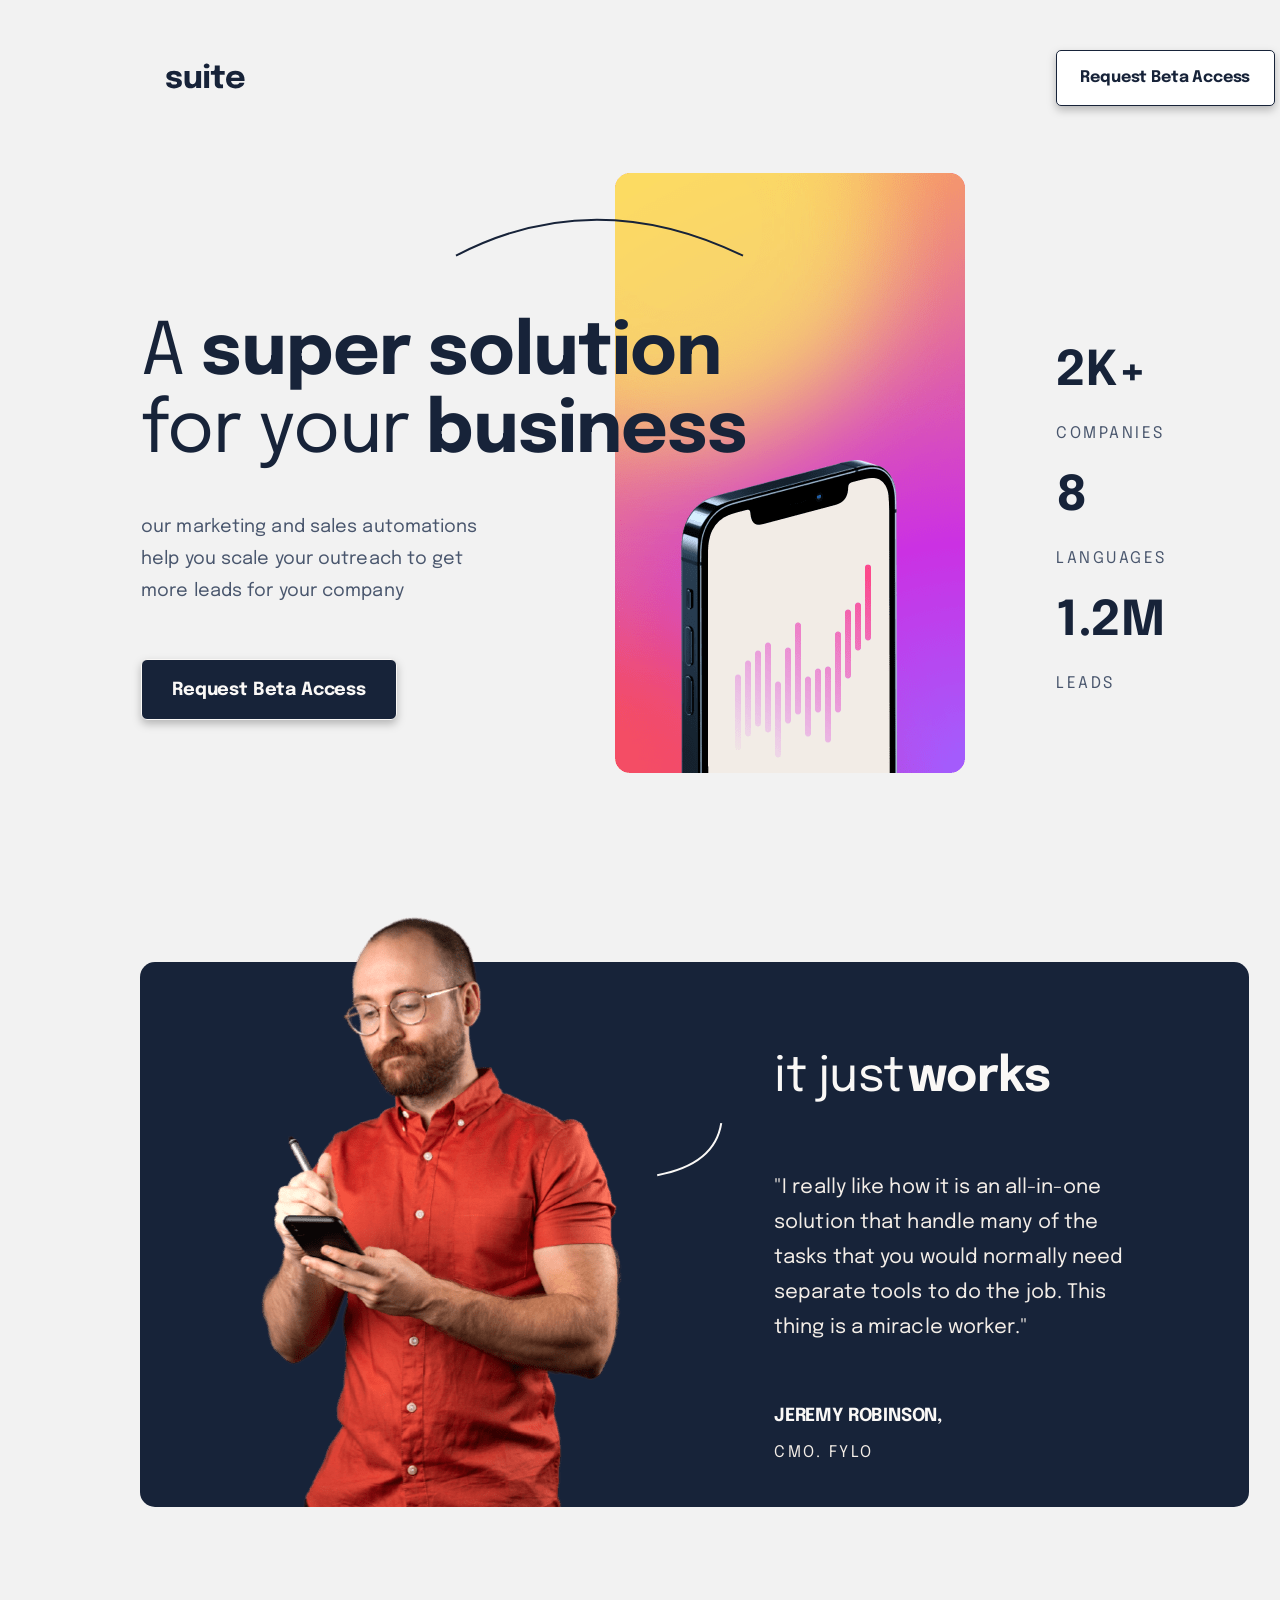
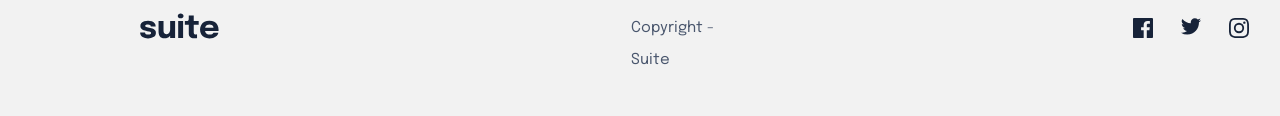
<file: index.html>
<!DOCTYPE html>
<html lang="en">
<head>
    <meta charset="UTF-8">
    <meta http-equiv="X-UA-Compatible" content="IE=edge">
    <meta name="viewport" content="width=device-width, initial-scale=1.0">
    <title>Suite Landing Page</title><link rel="stylesheet" href="styles.css">
</head>
<body>
    <div class="container">
        <header>
            <div class="logo">
                <img src="assets/logo.svg" alt="Suitelogo">
            </div>
            <button class="button1">Request Beta Access</button>
        </header>
        <main>
            <div class="secondcontainer">
                <img class="concaveline" src="assets/pattern-curved-line-1.svg" alt="concaveline">
                <div class="textbox"><span> A </span>
                    <strong>super solution </strong>
                <span> for your </span> <strong>business</strong>
            <p class="textbody">our marketing and sales automations 
                help you scale your outreach to get more 
                leads for your company</p>
                <div><button class="button2">Request Beta Access</button></div>
            </div>
            </div>
            <div class="imghero">
                <img src="assets/image-hero-portrait.png" alt="imagehero">
            </div>
            <div class="indicators"><h1 class="figure">2K+
            </h1><p class="figure-text">COMPANIES</p>
            <h1 class="figure">8</h1>
            <p class="figure-text">LANGUAGES</p>
            <h1 class="figure">1.2M</h1>
            <p class="figure-text">LEADS</p>
        </div>
        <section>
            <div class="thirdcontainer">
                <div class="messagebox">
                    <div class="image-jeremy">
                        <img src="assets/image-jeremy-large.png" alt="image-jeremy">
                    </div>
                    <div class="convexline">
                        <img src="assets/pattern-curved-line-2.svg" alt="">
                    </div>
                    <div class="message">
                        <div id="titlecomment"class="top-comment"><span class="top-comment1">it just</span>  
                            <strong class="top-comment2">works</strong>
                        </div>
                        <div class="middle-comment"><p>"I really like how it is an all-in-one 
                            solution that handle many of the tasks that you would normally need
                             separate tools to do the job. 
                             This thing is a miracle worker."</p>
                            </div>
                            <div class="name"><p><h5>jeremy robinson,</h5>
                            </p></div>
                            <div class="jobtitle">CMO. FYLO</div>
                    </div>
                </div>
            </div>
        </section>

        </main>
        <footer class="footerContainer">
            <section class="footer">
                <div class="footer-logo">
                <img src="assets/logo.svg" alt="suitelogo">
            </div>
            <div id="copyright">Copyright - Suite
            </div>
            <ul>
                <li class="facebook"><img src="assets/icon-facebook.svg" alt="facebook-icon"></li>
                <li class="twitter"><img src="assets/icon-twitter.svg" alt="twitter-icon"></li>
                <li class="instagram"><img src="assets/icon-instagram.svg" alt=""></li>
            </ul></section>
        </footer>
</body>
</html>
</file>
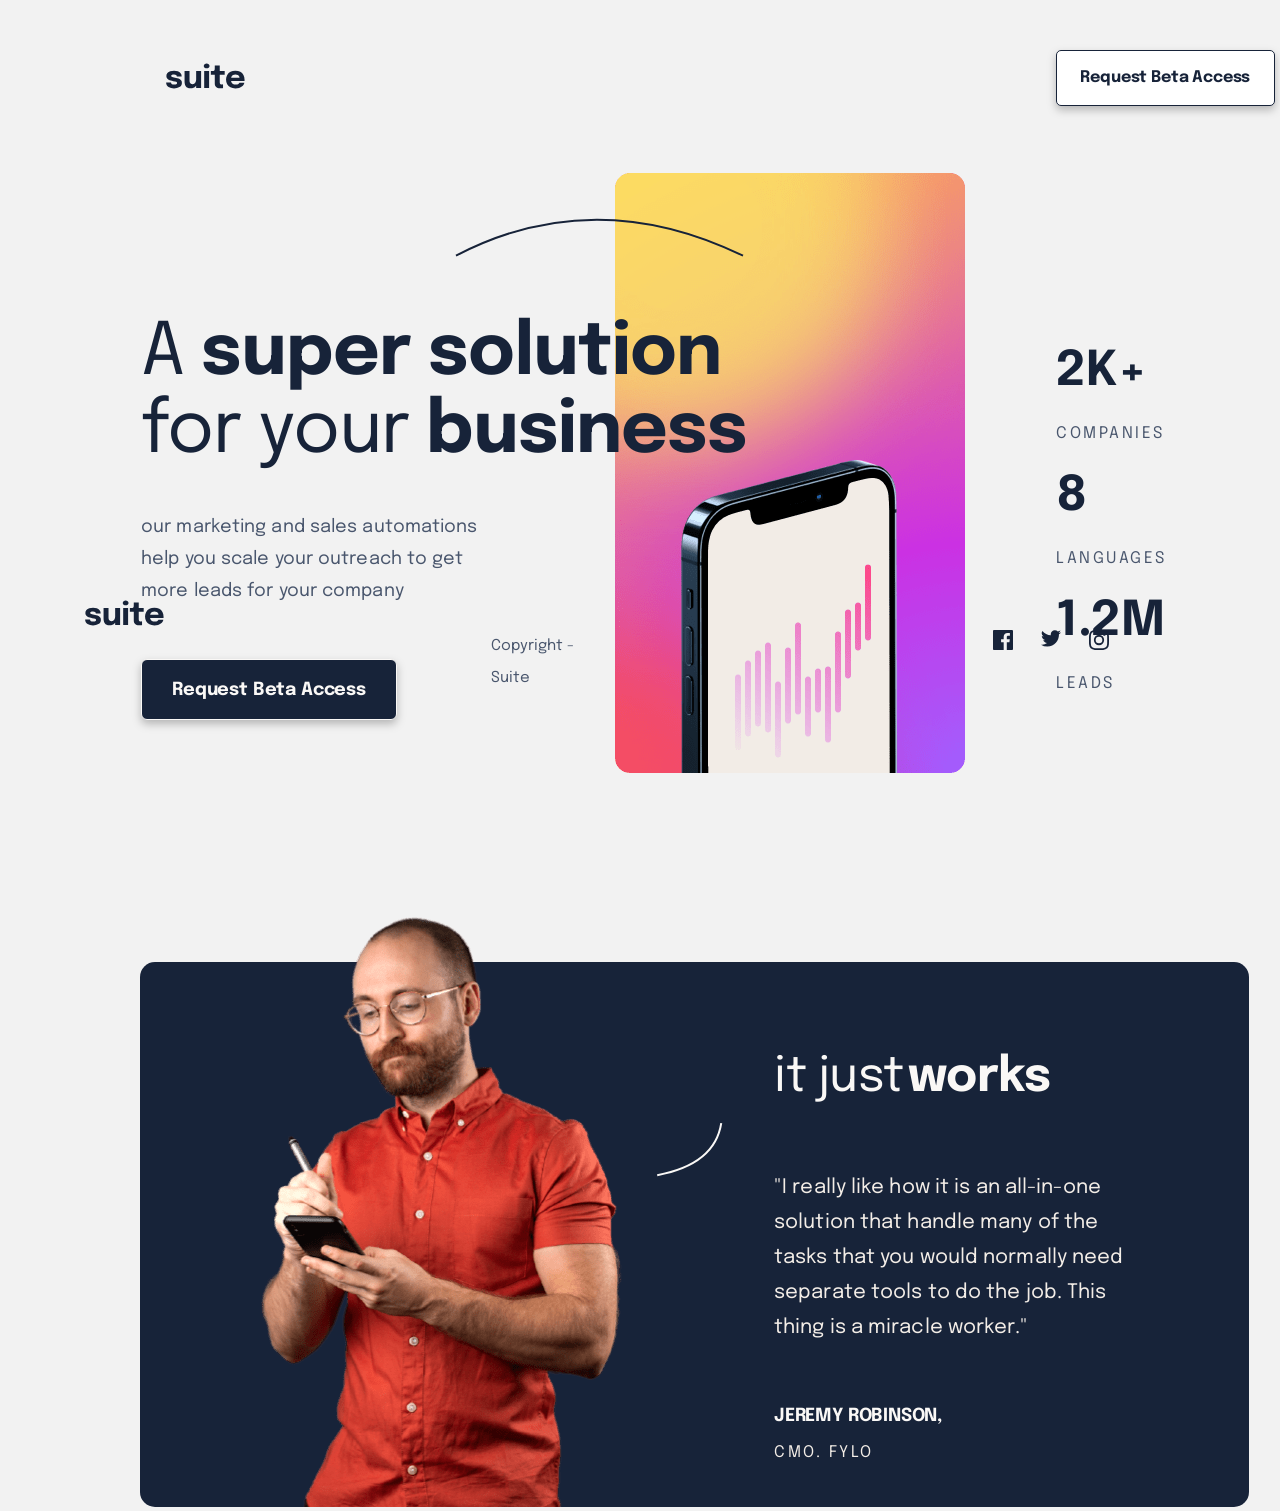
<file: Pagelanding.html>
<!DOCTYPE html>
<html lang="en">
<head>
    <meta charset="UTF-8">
    <meta http-equiv="X-UA-Compatible" content="IE=edge">
    <meta name="viewport" content="width=device-width, initial-scale=1.0">
    <title>Suite Landing Page</title><link rel="stylesheet" href="styles.css">
</head>
<body>
    <div class="container">
        <header>
            <div class="logo">
                <img src="assets/logo.svg" alt="Suitelogo">
            </div>
            <button class="button1">Request Beta Access</button>
        </header>
        <main>
            <div class="secondcontainer">
                <img class="concaveline" src="assets/pattern-curved-line-1.svg" alt="concaveline">
                <div class="textbox"><span> A </span>
                    <strong>super solution </strong>
                <span> for your </span> <strong>business</strong>
            <p class="textbody">our marketing and sales automations 
                help you scale your outreach to get more 
                leads for your company</p>
                <div><button class="button2">Request Beta Access</button></div>
            </div>
            </div>
            <div class="imghero">
                <img src="assets/image-hero-portrait.png" alt="imagehero">
            </div>
            <div class="indicators"><h1 class="figure">2K+
            </h1><p class="figure-text">COMPANIES</p>
            <h1 class="figure">8</h1>
            <p class="figure-text">LANGUAGES</p>
            <h1 class="figure">1.2M</h1>
            <p class="figure-text">LEADS</p>
        </div>
        <section>
            <div class="thirdcontainer">
                <div class="messagebox">
                    <div class="image-jeremy">
                        <img src="assets/image-jeremy-large.png" alt="image-jeremy">
                    </div>
                    <div class="convexline">
                        <img src="assets/pattern-curved-line-2.svg" alt="">
                    </div>
                    <div class="message">
                        <div class="top-comment"><span class="top-comment1">it just</span>  
                            <strong class="top-comment2">works</strong>
                        </div>
                        <div class="middle-comment"><p>"I really like how it is an all-in-one 
                            solution that handle many of the tasks that you would normally need
                             separate tools to do the job. 
                             This thing is a miracle worker."</p>
                            </div>
                            <div class="name"><p><h5>jeremy robinson,</h5>
                            </p></div>
                            <div class="jobtitle">CMO. FYLO</div>
                    </div>
                </div>
            </div>
        </section>

        </main>
        <footer>
            <div class="footer-logo">
                <img src="assets/logo.svg" alt="suitelogo">
            </div>
            <div id="copyright">Copyright - Suite
            </div>
            <ul>
                <li class="facebook"><img src="assets/icon-facebook.svg" alt="facebook-icon"></li>
                <li class="twitter"><img src="assets/icon-twitter.svg" alt="twitter-icon"></li>
                <li class="instagram"><img src="assets/icon-instagram.svg" alt=""></li>
            </ul>
        </footer>
</body>
</html>
</file>
<file: styles.css>
@import url('https://fonts.googleapis.com/css2?family=Epilogue:wght@400;700&family=Fraunces:opsz@9..144&display=swap');

*{
    box-sizing: border-box;
    margin: 0px;
    padding: 0px;
}
body{
    display: grid;
    place-items: center;
    font-family: Epilogue;
    background-color: #f2f2f2;
    position: relative;
}
header{
    display: flex;
    justify-content: space-between;
    align-items: center;
    position: absolute;
    width: 1108.85px;
    height: 56px;
    left: 166px;
    top: 50px;
}
button{
    border: 1px solid black;
    width: 219px;
    height: 56px;
    filter:  drop-shadow(0px 4px 4px rgba(0, 0, 0, 0.25));
    border-radius: 5px;
}
.button1{
    font-family: Epilogue;
    font-weight: 700;
    font-style: normal;
    font-size: 16px;
    color: #172339;
    letter-spacing: -0.16px;
    line-height: 32px;
    background-color: white;
    border: 1px solid #172339;
}
.secondcontainer{
    width: 1110px;
    height: 600px;
    left: 166px;
    top: 248px;
    display: flex;
}
.textbox{
    width: 635px;
    height: 405px;
    left: 141px;
    top: 315px;
    margin-right: 192px;
    position: absolute;
    z-index: 1;
}
span{
    font-family: Epilogue;
    font-weight: 400;
    font-size: 72px;
    line-height: 78px;
    letter-spacing: -1px;
    color: #172339;
}
strong{
    font-family: Epilogue;
    font-weight:700;
    font-size: 72px;
    line-height: 78px;
    letter-spacing: -1px;
    color: #172339;
}
.textbody{
    font-family: Epilogue;
    font-weight: 400;
    font-size: 18px;
    font-style: normal;
    line-height: 32px;
    letter-spacing: 0.1px;
    top: 511px;
    left: 138px;
    width: 350px;
    height: 96px;
    color: #49566D;
    margin-top: 40px;
}
.button2{
    background-color: #172339;
    width:256px;
    height: 61px;
    border: 1px solid ;
    border-radius: 6px;
    top: 659px;
    font-family: Epilogue;
    font-weight: 700;
    font-size: 18px;
    line-height: 32px;
    letter-spacing: -0.18px;
    color: #FAF8F6;
    margin-top: 52px;
}
.concaveline{
    left: 455px;
    top: 218px;
    position: absolute;
    color: #172339;
    z-index: 1;
}
.imghero{
    width: 350px;
    height: 600px;
    position:absolute;
    top: 173px;
    left: 615px;
    right: 475px;
    z-index: 0;
}
.button1:hover{
    background-color: #172339;
    color: #FAF8F6;
}
.button2:hover{
    background-image:linear-gradient(135deg, #A060FF 0%, #CB30E3 49.21%, #FFA84E 100%);
}
.indicators{
    width: 195px;
    height: 375px;
    left: 1056px;
    top: 333px;
    position: absolute;
    justify-content: space-around;
    display: flex;
    flex-direction: column;
}
.figure{
    font-family: Epilogue;
    font-size: 48px;
    font-weight: 700;
    line-height: 56px;
    letter-spacing: -0.5px;
    color: #172339;
}
.figure-text{
    font-family: Epilogue;
    font-weight: 400;
    font-size: 16px;
    line-height: 26px;
    letter-spacing: 2.5px;
    color: #49566D;

}
.thirdcontainer{
    width: 1109px;
    height: 589.56px;
    left: 140px;
    top: 917px;
    position: absolute;
    z-index: 1;
}
.messagebox{
    width: 1109px;
    height: 545px;
    background-color: #172339;
    position: absolute;
    top: 44.56px;
    border-radius: 15px;
}
.image-jeremy{
    position: absolute;
    width: 359.89px;
    height: 589.56px;
    left: 121.49px;
    top: -44.56px;
    margin-top: 0px;
}
.convexline{
    position:absolute;
    width: 64.05px;
    height: 52px;
    left: 517.2px;
    top: 161.15px;
}
.message{
    position:absolute;
    width: 350px;
    height: 369px;
    left: 634px;
    top: 88px;
}

.top-comment{
    position: absolute;
    height: 56px;
}
.top-comment1, .top-comment2{
    color: #FAF8F6;
    font-family: epilogue;
    font-style: normal;
}
.top-comment1{
    font-size: 48px;
    font-weight: 400;
    line-height: 56px;
    letter-spacing: -0.5px;
}
.top-comment2{
    font-weight: 700;
    font-size: 48px;
    line-height: 56px;
    letter-spacing: -0.5px;
}
.middle-comment{
    color: #F3EDE7;
    position: absolute;
    font-style: normal;
    font-weight: 400;
    font-size: 20px;
    line-height: 35px;
    letter-spacing: 0.1px;
    top: 120.44px;
    width: 350px;
    height: 175px;
}
h5{
    text-transform: uppercase;
    color: #FAF8F6;
    font-style: normal;
    font-weight: 700;
    font-size: 18px;
    line-height: 32px;
    letter-spacing: -0.18px;
    position: absolute;
    top: 350.44px;
}
.jobtitle{
    position: absolute;
    color: #F3EDE7;
    top: 390.44px;
    font-style: normal;
    font-weight: 400;
    font-size: 16px;
    line-height: 26px;
    letter-spacing: 2.5px;
    width: 190px;
    height: 26px;

}
.footerContainer{
    width: 1440px;
    height: 464px;
    top: 1252px;
    z-index: 0;
    left: 0px;
    position: absolute;
}
.footerContainer:hover{
    background-color: #F3EDE7;
}
.footer{
    position: absolute;
    width: 1109px;
    height:32px;
    left: 140px;
    top: 360px;
    display: flex;
    justify-content: space-between;
    align-items: center;
}
ul{
    display: flex;
    flex-direction: row;
    list-style: none;
    width: 116px;
    height: 20px;
    left: 993px;
    position: absolute;
    justify-content: space-between;
}
#copyright{
    position: absolute;
    width: 125px;
    height: 32px;
    color: #49566D;
    font-style: normal;
    font-weight: 400;
    font-size: 15px;
    line-height: 32px;
    letter-spacing: 0-08833333px;
    left: 491px;
}
@media screen and (max-width: 768px){
    body{
        background-color: #FAF8F6;
        margin: 0px;
    }
    header{
        left: 39px;
        top: 40px;
        width: 689px;
        height: 56px;
        right: 40px;
    }
    .secondcontainer{
        left: 39px;
        width: 689px;
        height: 482px;
        top: 176px;

    }
    .indicators{
        display: flex;
        flex-direction: row;
        left: 39px;
        top: 800px;
        align-items: center;
        justify-items:space-between;
        place-items: center;
        width: 689px;
        height: 83px;
    }
    .thirdcontainer{
        width: 689px;
        height: 865px;
        left: 39px;
        top: 921px;
        display: flex;
        flex-direction: column;
        justify-items: center;
    }
    .message{
        width: 573px;
        height: 282px;
        left: 97px;
        top: 338px;
        justify-items: center;
        position: absolute;
    }
    .imghero{
        left: 447px;
        top: 176px;
        width: 281px;
        height: 482px;
    }
    .image-jeremy{
        justify-self: center;
        top: -181px;
        left: 270px;
    }
    .convexline{
        width: 49.27px;
        height: 40px;
        left: 408.27px;
        top: 261px;
    }
    .messagebox{
        width: 689px;
        height: 684px;
        top: 338px;
    }
    .footer{
        width: 689px;
        height: 32px;
        left: 39px;
        top: 800px;
        right: 40px;
    }
}



@media screen and (max-width: 375px){
    body{background-color: #FAF8F6;} header{width: 343px; height: 48px; left: 16px; top: 24px;} .textbox{
        width: 343.3px; height: 325.32px; left: 15.5px; top: 128px;
    } .imghero{width: 343px; height: 240px; left: 16px; top: 709px;}
     .indicators{width: 344px; height: 313px; left: 15px;
    display: flex; flex-direction: column; top: 1500px;} 
    .concaveline{left: 170px;top: 128px;width: 151.47px;height: 19px;margin-bottom: 8.32px;}
    .thirdcontainer{
        width: 573px; height: 929px; left: -99px; top: 1900px;
    }.image-jeremy{width: 343px; height: 402px; left: 16px;top: -201px;} 
    .convexline{left: 163px;top: 261px;}
    #titlecomment{left: 50px; width: 573px; height: 48px; align-items: center; position: absolute;top: 42px;}
    .middle-comment{width: 343px;height: 160px;left: 115px;}
    .name{width: 165px;height: 32px;left: 106px;top: 40px;text-align: center;}
    .jobtitle{width: 190px;height: 26px;left: 93px;text-align: left;}
    .messagebox{ width: 375px; height: 748px; left: 99px; top: 181px;} .footer{width: 125px;height: 150px; left: 124.5px;
    display: flex; flex-direction: column; top:2300px; align-items: center; justify-items: center;}
}
</file>
